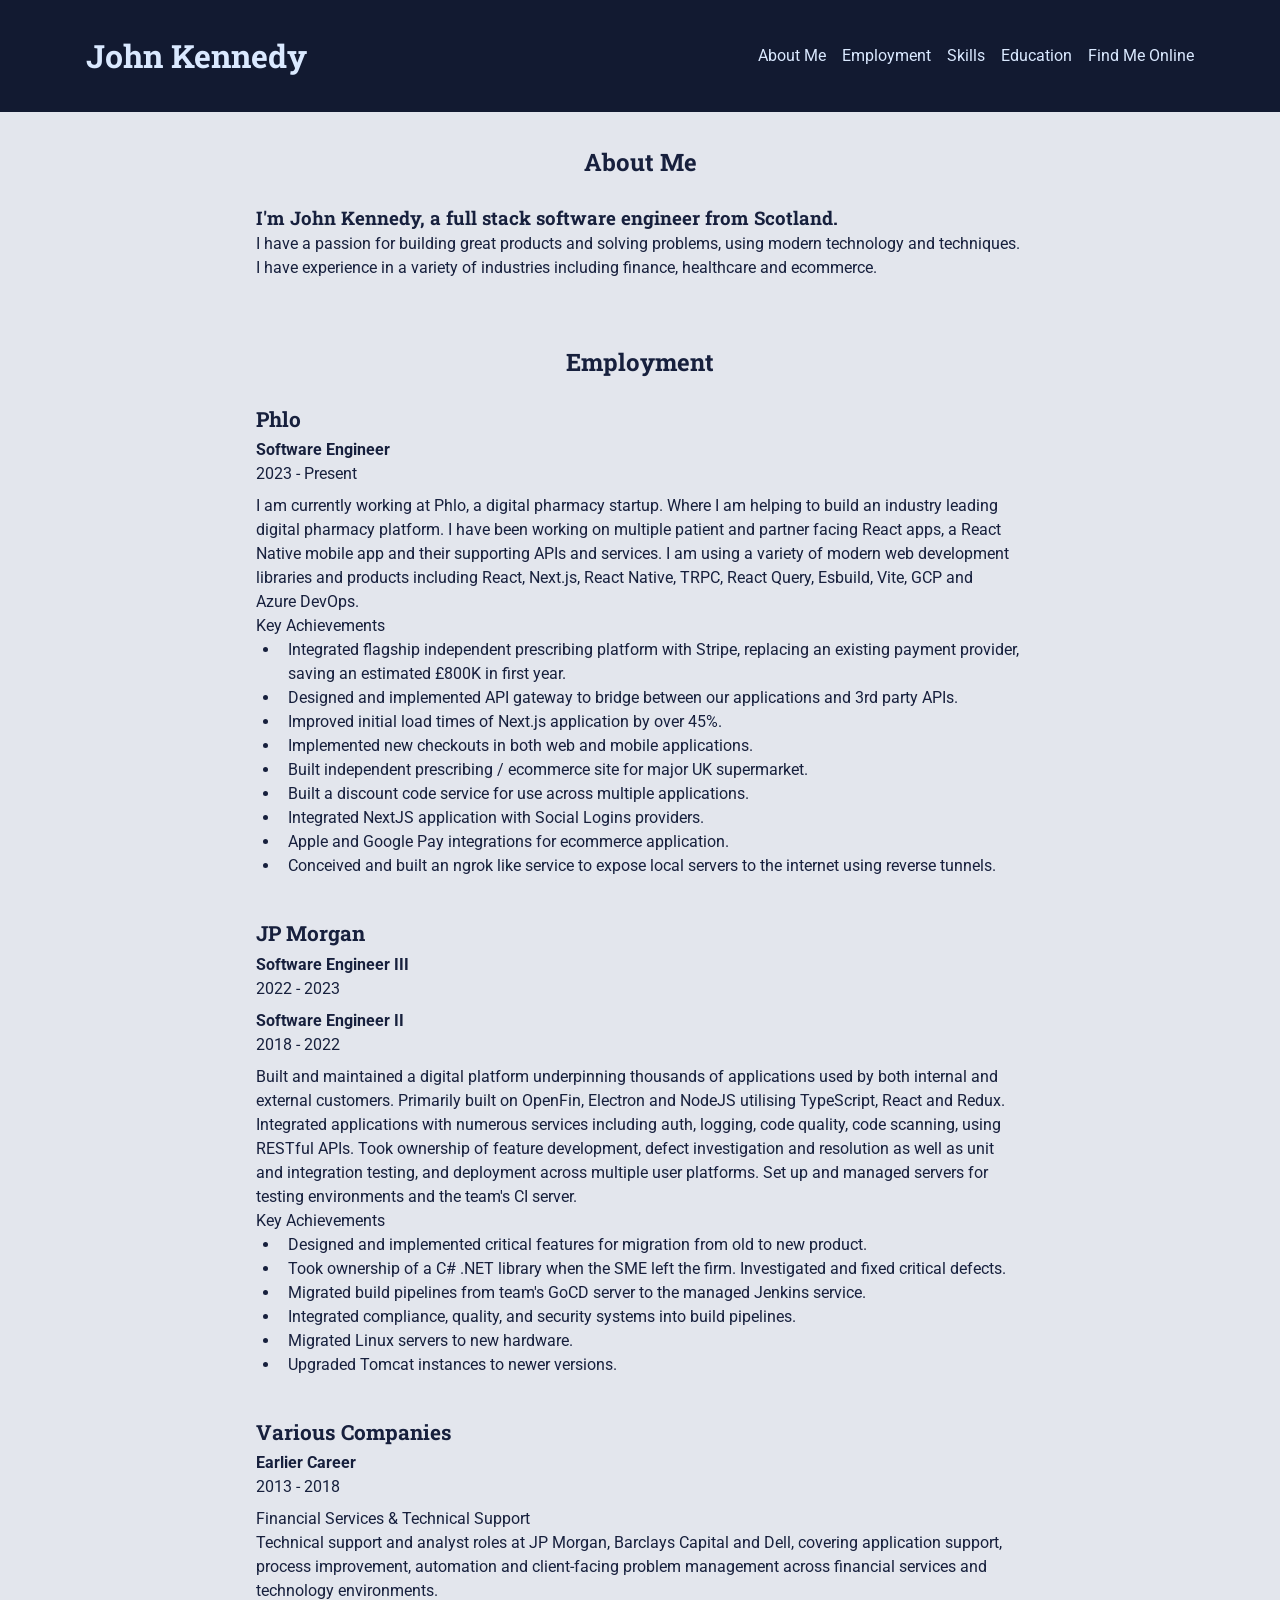
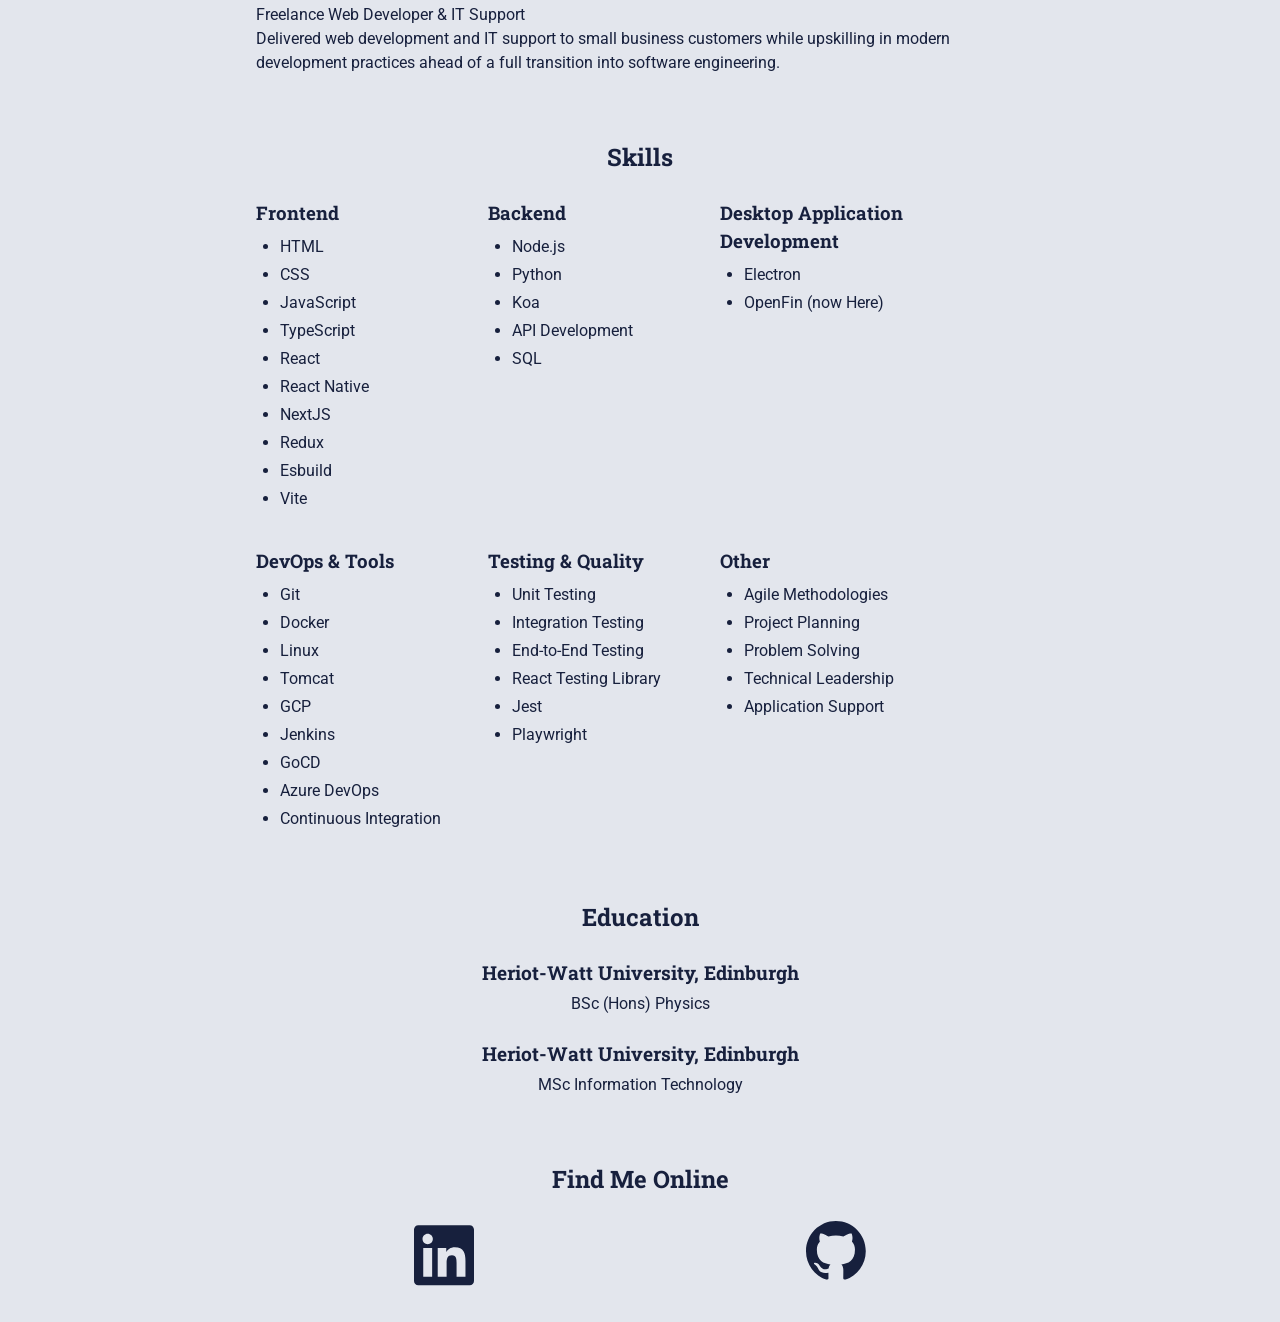
<file: index.html>
<!doctype html>
<html lang="en-GB">
  <head>
    <meta charset="UTF-8" />
    <meta
      name="viewport"
      content="width=device-width, initial-scale=1.0"
    />
    <link
      rel="preload"
      href="fonts/roboto-latin.woff2"
      as="font"
      type="font/woff2"
      crossorigin
    />
    <link
      rel="preload"
      href="fonts/roboto-slab-latin.woff2"
      as="font"
      type="font/woff2"
      crossorigin
    />
    <link
      rel="stylesheet"
      href="styles.css?v=6"
    />
    <link
      rel="icon"
      href="images/favicon.svg"
      type="image/svg+xml"
    />
    <link
      rel="apple-touch-icon"
      href="images/apple-touch-icon.png"
    />
    <link
      rel="canonical"
      href="https://johnkennedy9147.github.io/"
    />
    <meta
      name="theme-color"
      content="#121a31"
      media="(prefers-color-scheme: light)"
    />
    <meta
      name="theme-color"
      content="#0a1024"
      media="(prefers-color-scheme: dark)"
    />
    <meta
      name="author"
      content="John Kennedy"
    />
    <meta
      name="description"
      content="Full stack software engineer from Scotland. Currently building a digital pharmacy platform at Phlo; previously JP Morgan."
    />
    <meta
      name="keywords"
      content="John Kennedy, CV, Resume, Portfolio, Software Engineer, Product, Startups"
    />
    <meta
      name="google-site-verification"
      content="sufe30WCOs0ySHlr7cHy7CV1wL4IiWpqUURx-vq92Og"
    />
    <title>John Kennedy - Full Stack Software Engineer</title>

    <meta
      property="og:type"
      content="profile"
    />
    <meta
      property="og:title"
      content="John Kennedy - Full Stack Software Engineer"
    />
    <meta
      property="og:description"
      content="Full stack software engineer from Scotland. Currently building a digital pharmacy platform at Phlo; previously JP Morgan."
    />
    <meta
      property="og:url"
      content="https://johnkennedy9147.github.io/"
    />
    <meta
      property="og:site_name"
      content="John Kennedy"
    />
    <meta
      property="og:locale"
      content="en_GB"
    />
    <meta
      property="og:image"
      content="https://johnkennedy9147.github.io/images/og-d4-dark.png"
    />
    <meta
      property="og:image:alt"
      content="John Kennedy - Full-stack software engineer. Glasgow · Scotland."
    />
    <meta
      property="og:image:width"
      content="1200"
    />
    <meta
      property="og:image:height"
      content="630"
    />
    <meta
      property="og:image:type"
      content="image/png"
    />
    <meta
      property="profile:first_name"
      content="John"
    />
    <meta
      property="profile:last_name"
      content="Kennedy"
    />

    <meta
      name="twitter:card"
      content="summary_large_image"
    />

    <script type="application/ld+json">
      {
        "@context": "https://schema.org",
        "@type": "Person",
        "@id": "https://johnkennedy9147.github.io/#person",
        "mainEntityOfPage": "https://johnkennedy9147.github.io/",
        "name": "John Kennedy",
        "givenName": "John",
        "familyName": "Kennedy",
        "jobTitle": "Full Stack Software Engineer",
        "worksFor": [
          {
            "@type": "OrganizationRole",
            "roleName": "Software Engineer",
            "startDate": "2023",
            "worksFor": {
              "@type": "Organization",
              "name": "Phlo",
              "url": "https://www.wearephlo.com",
              "sameAs": ["https://www.linkedin.com/company/wearephlo/"]
            }
          },
          {
            "@type": "OrganizationRole",
            "roleName": "Software Engineer III",
            "startDate": "2022",
            "endDate": "2023",
            "worksFor": {
              "@type": "Organization",
              "@id": "https://www.jpmorganchase.com/#org",
              "name": "JP Morgan",
              "url": "https://www.jpmorganchase.com/",
              "sameAs": ["https://en.wikipedia.org/wiki/JPMorgan_Chase"]
            }
          },
          {
            "@type": "OrganizationRole",
            "roleName": "Software Engineer II",
            "startDate": "2018",
            "endDate": "2022",
            "worksFor": { "@id": "https://www.jpmorganchase.com/#org" }
          }
        ],
        "description": "Full stack software engineer from Scotland. Currently building a digital pharmacy platform at Phlo; previously JP Morgan.",
        "url": "https://johnkennedy9147.github.io/",
        "address": {
          "@type": "PostalAddress",
          "addressLocality": "Glasgow",
          "addressRegion": "Scotland",
          "addressCountry": "GB"
        },
        "alumniOf": {
          "@type": "CollegeOrUniversity",
          "name": "Heriot-Watt University",
          "url": "https://www.hw.ac.uk/"
        },
        "knowsAbout": [
          "Full-Stack Web Development",
          "React",
          "TypeScript",
          "Node.js",
          "React Native",
          "AI-Assisted Development"
        ],
        "sameAs": [
          "https://uk.linkedin.com/in/johnkennedy9147",
          "https://github.com/johnkennedy9147",
          "https://johnkennedy.tech"
        ]
      }
    </script>
  </head>
  <body>
    <a
      class="skiplink"
      href="#main"
      >Skip to John's CV.</a
    >
    <header id="home">
      <nav>
        <h1><a href="#home">John Kennedy</a></h1>
        <ul>
          <li><a href="#about">About Me</a></li>
          <li><a href="#employment">Employment</a></li>
          <!-- <li><a href="#projects">Projects</a></li> -->
          <li><a href="#skills">Skills</a></li>
          <li><a href="#education">Education</a></li>
          <li><a href="#findMe">Find Me Online</a></li>
        </ul>
      </nav>
      <p
        class="print-contact"
        aria-hidden="true"
      >
        linkedin.com/in/johnkennedy9147 • github.com/johnkennedy9147
      </p>
    </header>
    <main id="main">
      <article id="about">
        <hgroup>
          <h2>About Me</h2>
          <p>I'm John Kennedy, a full stack software engineer from Scotland.</p>
        </hgroup>
        <p>
          I have a passion for building great products and solving problems,
          using modern technology and techniques. I have experience in a variety
          of industries including finance, healthcare and ecommerce.
        </p>
      </article>
      <article id="employment">
        <h2>Employment</h2>
        <ul id="employment-list">
          <li>
            <h3>Phlo</h3>
            <dl>
              <dt>Software Engineer</dt>
              <dd>2023 - Present</dd>
            </dl>
            <p>
              I am currently working at Phlo, a digital pharmacy startup. Where
              I am helping to build an industry leading digital pharmacy
              platform. I have been working on multiple patient and partner
              facing React apps, a React Native mobile app and their supporting
              APIs and services. I am using a variety of modern web development
              libraries and products including React, Next.js, React Native,
              TRPC, React Query, Esbuild, Vite, GCP and Azure DevOps.
            </p>
            <p class="achievements">Key Achievements</p>
            <ul>
              <li>
                Integrated flagship independent prescribing platform with
                Stripe, replacing an existing payment provider, saving an
                estimated £800K in first year.
              </li>
              <li>
                Designed and implemented API gateway to bridge between our
                applications and 3rd party APIs.
              </li>
              <li>
                Improved initial load times of Next.js application by over 45%.
              </li>
              <li>
                Implemented new checkouts in both web and mobile applications.
              </li>
              <li>
                Built independent prescribing / ecommerce site for major UK
                supermarket.
              </li>
              <li>
                Built a discount code service for use across multiple
                applications.
              </li>
              <li>
                Integrated NextJS application with Social Logins providers.
              </li>
              <li>
                Apple and Google Pay integrations for ecommerce application.
              </li>
              <li>
                Conceived and built an ngrok like service to expose local
                servers to the internet using reverse tunnels.
              </li>
            </ul>
          </li>
          <li>
            <h3>JP Morgan</h3>
            <dl>
              <dt>Software Engineer III</dt>
              <dd>2022 - 2023</dd>
              <dt>Software Engineer II</dt>
              <dd>2018 - 2022</dd>
            </dl>
            <p>
              Built and maintained a digital platform underpinning thousands of
              applications used by both internal and external customers.
              Primarily built on OpenFin, Electron and NodeJS utilising
              TypeScript, React and Redux. Integrated applications with numerous
              services including auth, logging, code quality, code scanning,
              using RESTful APIs. Took ownership of feature development, defect
              investigation and resolution as well as unit and integration
              testing, and deployment across multiple user platforms. Set up and
              managed servers for testing environments and the team's CI server.
            </p>
            <p class="achievements">Key Achievements</p>
            <ul>
              <li>
                Designed and implemented critical features for migration from
                old to new product.
              </li>
              <li>
                Took ownership of a C# .NET library when the SME left the firm.
                Investigated and fixed critical defects.
              </li>
              <li>
                Migrated build pipelines from team's GoCD server to the managed
                Jenkins service.
              </li>
              <li>
                Integrated compliance, quality, and security systems into build
                pipelines.
              </li>
              <li>Migrated Linux servers to new hardware.</li>
              <li>Upgraded Tomcat instances to newer versions.</li>
            </ul>
          </li>
          <li>
            <h3>Various Companies</h3>
            <dl>
              <dt>Earlier Career</dt>
              <dd>2013 - 2018</dd>
            </dl>
            <p>Financial Services & Technical Support</p>
            <p>
              Technical support and analyst roles at JP Morgan, Barclays Capital
              and Dell, covering application support, process improvement,
              automation and client-facing problem management across financial
              services and technology environments.
            </p>
            <p>Freelance Web Developer & IT Support</p>
            <p>
              Delivered web development and IT support to small business
              customers while upskilling in modern development practices ahead
              of a full transition into software engineering.
            </p>
          </li>
        </ul>
      </article>
      <!-- <article id="projects">
        <h2>Projects</h2>
        <p></p>
      </article> -->
      <article id="skills">
        <h2>Skills</h2>
        <div class="skills-grid">
          <div class="skill-category">
            <h3>Frontend</h3>
            <ul>
              <li>HTML</li>
              <li>CSS</li>
              <li>JavaScript</li>
              <li>TypeScript</li>
              <li>React</li>
              <li>React Native</li>
              <li>NextJS</li>
              <li>Redux</li>
              <li>Esbuild</li>
              <li>Vite</li>
            </ul>
          </div>
          <div class="skill-category">
            <h3>Backend</h3>
            <ul>
              <li>Node.js</li>
              <li>Python</li>
              <li>Koa</li>
              <li>API Development</li>
              <li>SQL</li>
            </ul>
          </div>
          <div class="skill-category">
            <h3>Desktop Application Development</h3>
            <ul>
              <li>Electron</li>
              <li>OpenFin (now Here)</li>
            </ul>
          </div>
          <div class="skill-category">
            <h3>DevOps & Tools</h3>
            <ul>
              <li>Git</li>
              <li>Docker</li>
              <li>Linux</li>
              <li>Tomcat</li>
              <li>GCP</li>
              <li>Jenkins</li>
              <li>GoCD</li>
              <li>Azure DevOps</li>
              <li>Continuous Integration</li>
            </ul>
          </div>
          <div class="skill-category">
            <h3>Testing & Quality</h3>
            <ul>
              <li>Unit Testing</li>
              <li>Integration Testing</li>
              <li>End-to-End Testing</li>
              <li>React Testing Library</li>
              <li>Jest</li>
              <li>Playwright</li>
            </ul>
          </div>
          <div class="skill-category">
            <h3>Other</h3>
            <ul>
              <li>Agile Methodologies</li>
              <li>Project Planning</li>
              <li>Problem Solving</li>
              <li>Technical Leadership</li>
              <li>Application Support</li>
            </ul>
          </div>
        </div>
      </article>
      <article id="education">
        <h2>Education</h2>
        <ul id="education-list">
          <li>
            <h3>Heriot-Watt University, Edinburgh</h3>
            <p>BSc (Hons) Physics</p>
          </li>
          <li>
            <h3>Heriot-Watt University, Edinburgh</h3>
            <p>MSc Information Technology</p>
          </li>
        </ul>
      </article>
      <article id="findMe">
        <h2>Find Me Online</h2>
        <ul>
          <li>
            <a
              href="https://uk.linkedin.com/in/johnkennedy9147"
              target="_blank"
              rel="noopener noreferrer"
            >
              <svg
                role="img"
                aria-label="LinkedIn Profile"
                viewBox="0 0 448 512"
              >
                <use href="images/icons.svg#linkedin" />
              </svg>
            </a>
          </li>
          <li>
            <a
              href="https://github.com/johnkennedy9147"
              target="_blank"
              rel="noopener noreferrer"
            >
              <svg
                role="img"
                aria-label="GitHub Profile"
                viewBox="0 0 98 96"
              >
                <use href="images/icons.svg#github" />
              </svg>
            </a>
          </li>
          <!-- <li>
            <a
              href="https://codepen.io/johnkennedy9147"
              target="_blank"
              rel="noopener noreferrer"
            >
              <svg role="img" aria-label="CodePen Profile" viewBox="0 0 512 512">
                <use href="images/icons.svg#codepen"/>
              </svg>
            </a>
          </li>
          <li>
            <a
              href="https://dev.to/johnkennedy9147"
              target="_blank"
              rel="noopener noreferrer"
            >
              <svg role="img" aria-label="Dev.to Profile" viewBox="0 0 448 512">
                <use href="images/icons.svg#devto"/>
              </svg>
            </a>
          </li> -->
        </ul>
      </article>
    </main>
  </body>
</html>
</file>
<file: styles.css>
/* ************************************************* */
/* Josh W Comeau's CSS reset                         */
/* https://www.joshwcomeau.com/css/custom-css-reset/ */
/* ************************************************* */
*,
*::before,
*::after {
  box-sizing: border-box;
}

* {
  margin: 0;
  padding: 0;
}

@media (prefers-reduced-motion: no-preference) {
  :root {
    interpolate-size: allow-keywords;
  }
}

:root {
  line-height: 1.5;
  -webkit-font-smoothing: antialiased;
  -moz-osx-font-smoothing: grayscale;
}

img,
picture,
video,
canvas,
svg {
  display: block;
  max-width: 100%;
}

input,
button,
textarea,
select {
  font: inherit;
}

p,
h1,
h2,
h3,
h4,
h5,
h6 {
  overflow-wrap: break-word;
}

p {
  text-wrap: pretty;
}

h1,
h2,
h3,
h4,
h5,
h6 {
  text-wrap: balance;
}

/* **************************************************** */
/* Self-hosted fonts (latin subset only)                */
/* **************************************************** */
@font-face {
  font-family: 'Roboto';
  font-style: normal;
  font-weight: 100 900;
  font-display: swap;
  src: url('fonts/roboto-latin.woff2') format('woff2');
  unicode-range: U+0000-00FF, U+0131, U+0152-0153, U+02BB-02BC, U+02C6,
    U+02DA, U+02DC, U+0304, U+0308, U+0329, U+2000-206F, U+20AC, U+2122,
    U+2191, U+2193, U+2212, U+2215, U+FEFF, U+FFFD;
}
@font-face {
  font-family: 'Roboto Slab';
  font-style: normal;
  font-weight: 100 900;
  font-display: swap;
  src: url('fonts/roboto-slab-latin.woff2') format('woff2');
  unicode-range: U+0000-00FF, U+0131, U+0152-0153, U+02BB-02BC, U+02C6,
    U+02DA, U+02DC, U+0304, U+0308, U+0329, U+2000-206F, U+20AC, U+2122,
    U+2191, U+2193, U+2212, U+2215, U+FEFF, U+FFFD;
}

/* **************************************************** */
/* Project CSS:                                         */
/* **************************************************** */
:root {
  color-scheme: light dark;
  --color-bg-page: #e3e6ed;
  --color-bg-emphasis: #121a31;
  --color-text-on-page: #17203d;
  --color-text-on-emphasis: #dae9ff;
  --color-text-on-page-hover: #121a31;
  --color-text-on-emphasis-hover: #ffffff;
  --font-heading: 'Roboto Slab', serif;
  --font-body: 'Roboto', sans-serif;
  overscroll-behavior: none;
  scroll-padding-top: 7em;
}

@media (prefers-color-scheme: dark) {
  :root {
    --color-bg-page: #121a31;
    --color-bg-emphasis: #0a1024;
    --color-text-on-page: #dae9ff;
    --color-text-on-page-hover: #ffffff;
  }
}

@media screen and (max-width: 814px) {
  :root {
    scroll-padding-top: 10em;
  }
}
@media screen and (max-width: 550px) {
  :root {
    scroll-padding-top: 12em;
  }
}

body {
  font-family: var(--font-body);
}

h1,
h2,
h3 {
  font-family: var(--font-heading);
  font-weight: bold;
}

h2 {
  text-align: center;
}

.skiplink {
  position: absolute;
  top: 0;
  left: 1rem;
  clip-path: inset(50%);
  width: 1px;
  height: 1px;
  overflow: hidden;
  white-space: nowrap;
  background-color: var(--color-bg-emphasis);
  color: var(--color-text-on-emphasis);
  z-index: 1000;
}

.skiplink:focus,
.skiplink:active {
  clip-path: none;
  width: auto;
  height: auto;
}

.print-contact {
  display: none;
}

header {
  color: var(--color-text-on-emphasis);
  background-color: var(--color-bg-emphasis);
  position: sticky;
  top: 0;
  padding: 1rem 1.5rem;
}

nav {
  width: 90%;
  display: flex;
  flex-direction: row;
  flex-wrap: wrap;
  justify-content: space-between;
  gap: 1rem;
  margin: 1rem auto;
}

nav h1 {
  font-size: xx-large;
}

nav ul {
  all: unset;
  display: flex;
  flex-direction: row;
  align-items: center;
  justify-content: start;
  gap: 1rem;
  list-style: none;
  flex-wrap: wrap;
}

a {
  text-decoration: none;
  color: inherit;
}

nav a:hover,
nav a:focus-visible {
  text-decoration: underline;
  color: var(--color-text-on-emphasis-hover);
}

#findMe a:hover,
#findMe a:focus-visible {
  color: var(--color-text-on-page-hover);
}

:focus-visible {
  outline: 2px solid currentColor;
  outline-offset: 3px;
  border-radius: 2px;
}

main {
  color: var(--color-text-on-page);
  background-color: var(--color-bg-page);
}

article {
  padding: 2rem 20%;
}

@media screen and (max-width: 814px) {
  article {
    padding: 2rem 10%;
  }
}

article h2 {
  margin-bottom: 1.5rem;
}

hgroup p {
  font-family: var(--font-heading);
  font-size: 1.17em;
  font-weight: bold;
  text-wrap: balance;
}

#employment-list {
  list-style: none;
}

#employment-list > li {
  margin-top: 2.5rem;
}

#employment-list > li:first-child {
  margin-top: 0.5rem;
}

#employment-list h3 {
  font-size: 1.3rem;
  margin-bottom: 0.2rem;
}

#employment-list dl {
  margin-bottom: 0.5rem;
}

#employment-list dt {
  font-family: var(--font-body);
  font-weight: bold;
}

#employment-list dd + dt {
  margin-top: 0.5rem;
}

.achievements ~ ul li {
  margin-left: 1.5em;
  padding-left: 0.5em;
  list-style: disc;
}

#education-list {
  list-style: none;
}

#education-list > li {
  text-align: center;
}

#education-list > li + li {
  margin-top: 1.5rem;
}

#education-list h3 {
  font-size: 1.2rem;
  margin-bottom: 0.25rem;
}

#findMe ul {
  display: flex;
  flex-direction: row;
  gap: 1rem;
  list-style: none;
}

#findMe ul li {
  flex: 1;
  display: flex;
  justify-content: center;
}

#findMe svg {
  width: 100%;
  height: auto;
  max-width: 60px;
}

.skills-grid {
  display: grid;
  grid-template-columns: repeat(auto-fill, minmax(150px, 200px));
  gap: 2rem;
}

.skill-category h3 {
  margin-bottom: 0.5rem;
}

.skill-category ul {
  list-style: disc;
  margin-left: 1.5rem;
}

.skill-category li {
  margin-bottom: 0.25rem;
}

body.error-page {
  display: flex;
  flex-direction: column;
  min-height: 100dvh;
}

body.error-page main {
  flex: 1;
  display: flex;
  align-items: center;
  justify-content: center;
}

.not-found {
  padding: 2rem;
  text-align: center;
}

.not-found .error-code {
  font-family: var(--font-heading);
  font-size: clamp(5rem, 18vw, 10rem);
  font-weight: bold;
  line-height: 1;
}

.not-found p {
  margin-bottom: 1.5rem;
}

.not-found .home-link {
  font-size: 1.2rem;
  text-decoration: underline;
}

.not-found .home-link:hover,
.not-found .home-link:focus-visible {
  color: var(--color-text-on-page-hover);
}

@media print {
  @page {
    size: A4;
    margin: 20mm;
  }

  :root {
    color-scheme: light;
    --color-bg-page: #fff;
    --color-bg-emphasis: #fff;
    --color-text-on-page: #000;
    --color-text-on-emphasis: #000;
    font-size: 11pt;
  }

  .skiplink,
  nav ul,
  #findMe {
    display: none;
  }

  .print-contact {
    display: block;
    margin-top: 0.25rem;
  }

  header {
    position: static;
    padding: 0;
    margin-bottom: 1.5rem;
    text-align: center;
  }

  nav {
    width: 100%;
    margin: 0;
    justify-content: center;
  }

  article {
    padding: 0;
  }

  article + article {
    margin-top: 1.5rem;
  }

  #employment-list > li,
  #education-list > li {
    break-inside: avoid;
  }

  h2,
  h3,
  h4,
  dt {
    break-after: avoid;
  }

  .skills-grid {
    grid-template-columns: repeat(3, 1fr);
    gap: 0.75rem;
  }
}
</file>
